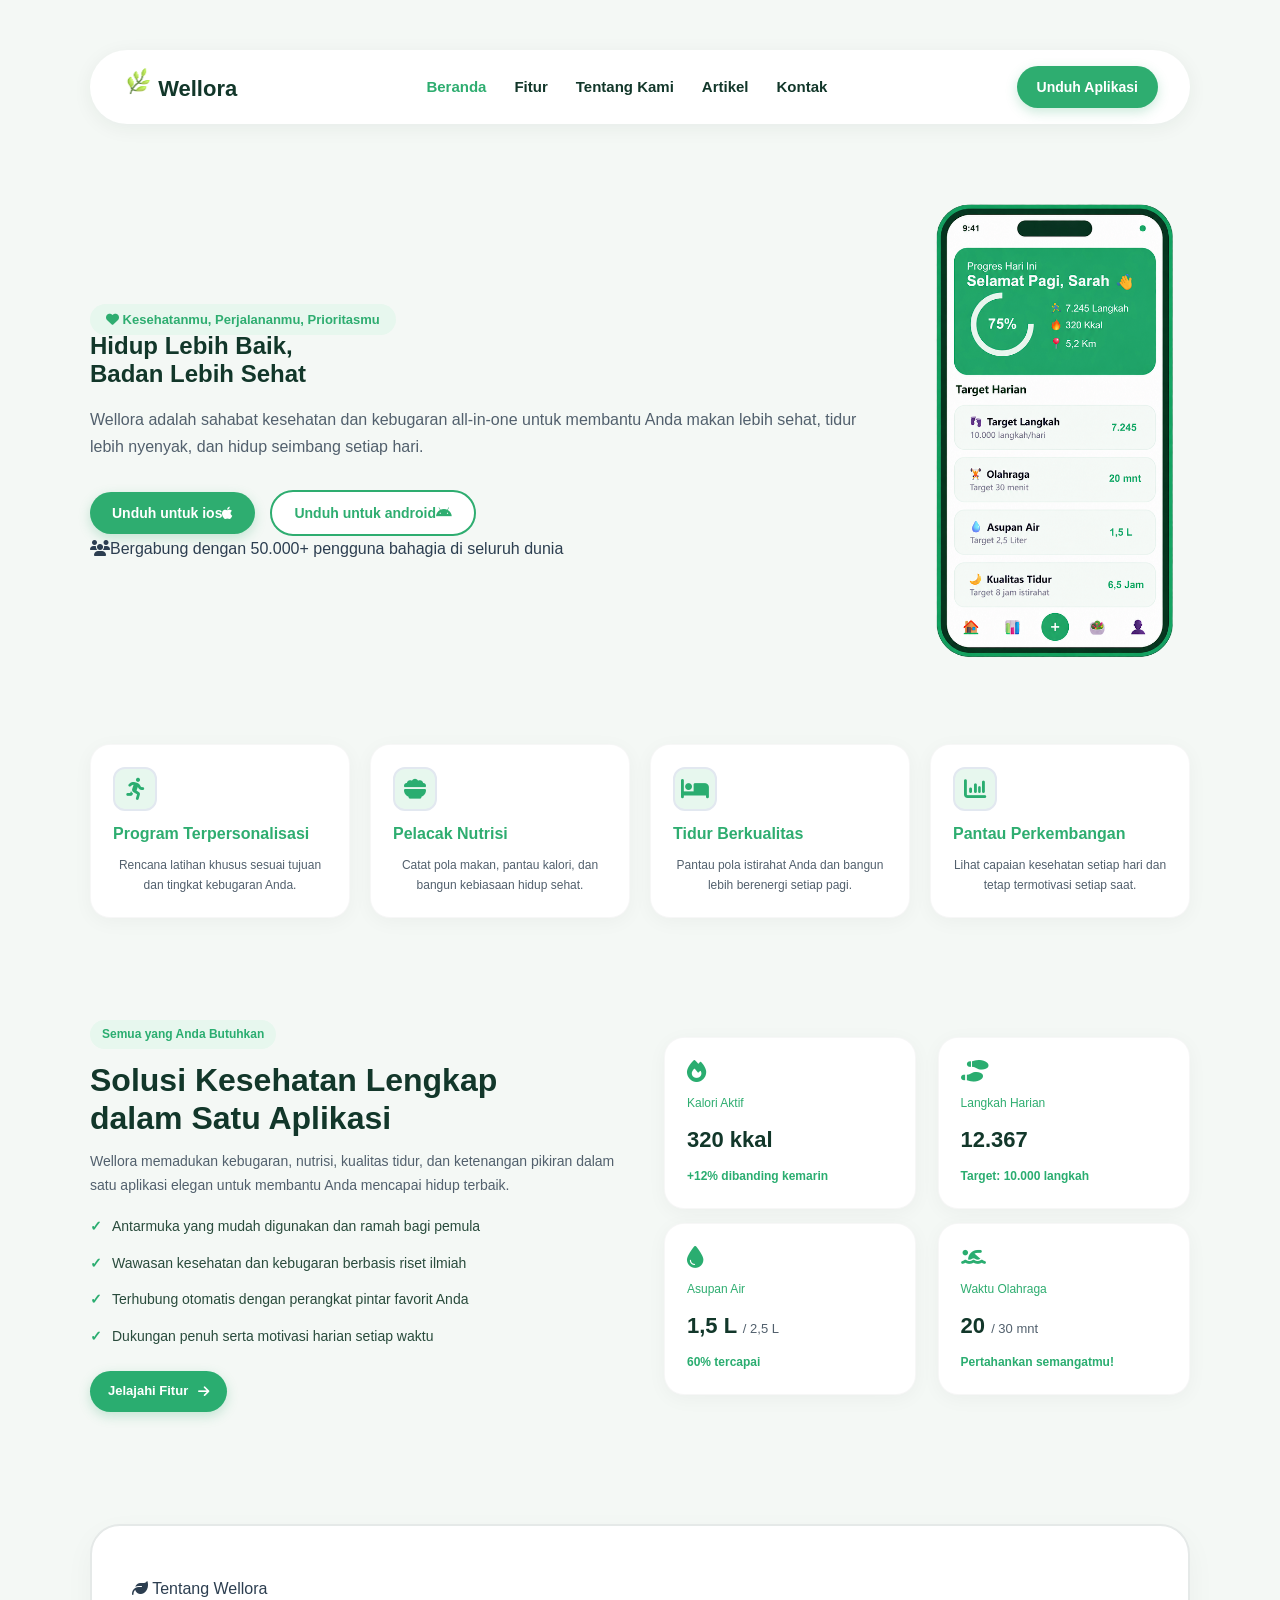
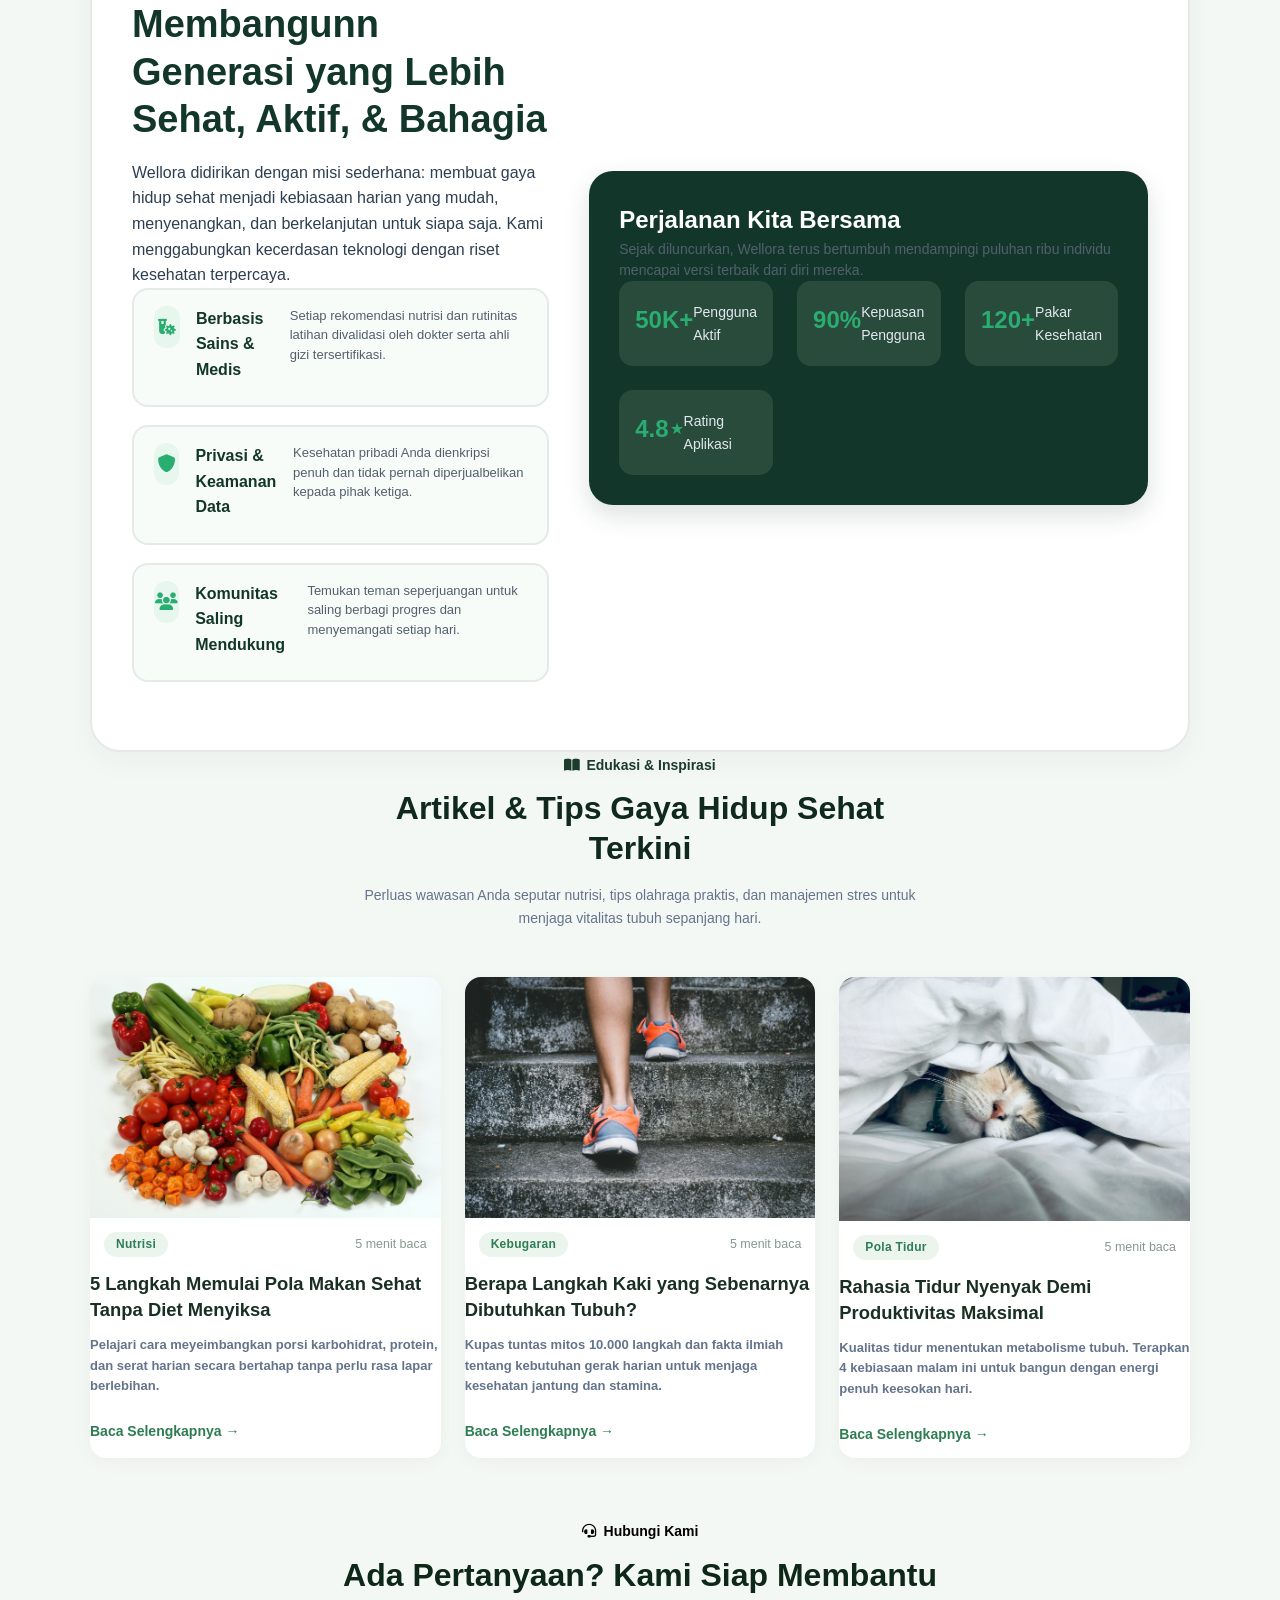
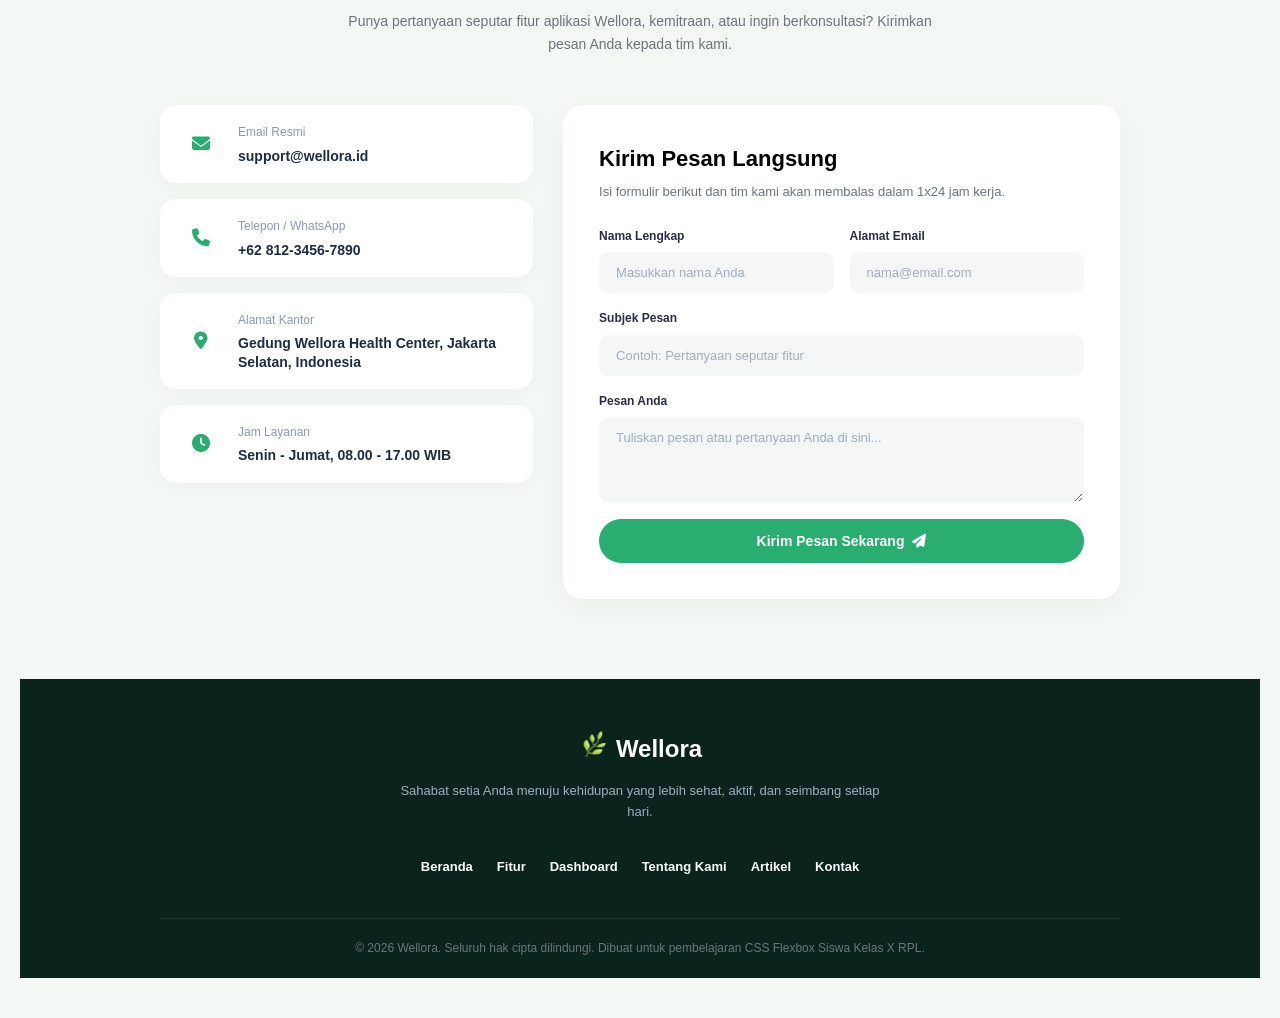
<file: Index.html>
<!DOCTYPE html>
<html lang="en">
<head>
    <meta charset="UTF-8">
    <meta name="viewport" content="width=device-width, initial-scale=1.0">
    <title>Wellora.com</title>

       <!-- css -->
      <link rel="icon" href="Asset/logo wellora.png" type="image/x-icon">
      <link rel="stylesheet" href="style.css">
      <link rel="stylesheet" href="https://cdnjs.cloudflare.com/ajax/libs/font-awesome/6.7.2/css/all.min.css"/>

</head>

<body>
    <header>
        <!-- logo -->
        <a href="#" class="nav-logo">
        <span class="nav-logo-icon">
            <img src="Asset/logo wellora.png" alt="icon wellora" width="30" height="30">
            </span>
            Wellora
        </a>

        <!-- menu -->
        <nav class="nav-menu">
            <a href="#" class="nav-item active"> Beranda </a>
            <a href="#Tentang Kami" class="nav-item"> Fitur </a>
            <a href="#Artikel" class="nav-item"> Tentang Kami </a>
            <a href="#Container" class="nav-item"> Artikel </a>
            <a href="#Kontak" class="nav-item"> Kontak </a>
        </nav>

             <!-- tombol -->
                <div class="nav-button">
                <a href="#" class="btn-unduh"> Unduh Aplikasi </a>
                </div>

    </header>
    <!-- Hero -->
            <section class="hero">
            <div class="text-hero">
                 <span class="badge-hero"><i class="fa-solid fa-heart">  
                 </i> Kesehatanmu, Perjalananmu, Prioritasmu</span>

                 <h1 class="judul-hero">Hidup Lebih Baik, <br> Badan Lebih Sehat</h1>

                <p class="deskripsi-hero"> Wellora adalah sahabat kesehatan dan kebugaran all-in-one untuk membantu Anda makan lebih sehat, tidur lebih nyenyak, dan hidup seimbang setiap hari. </p>

                <div class="button-hero"><a href="#" class="btn-ios">Unduh untuk ios<i class="fa-brands fa-apple"></i></a>
                <a href="#" class="btn-android">Unduh untuk android<i class="fa-brands fa-android"></i></a>
                </div>

                <div class="tagline"><i class="fa-solid fa-users"></i>Bergabung dengan 50.000+ pengguna bahagia di seluruh dunia
                </div>
                </div>

                <div class="gambar-hero">
                <img src="Asset/mobile.png" alt="mobile app" class="gambar">
                </div>
        </section>
            
            <section class="fitur">
                <div class="card">
                <span class="card-icon">
                <i class="fa-solid fa-person-running" aria-hidden="true"></i>
                </span>
            <h2>
                Program Terpersonalisasi
            </h2>
            
            <p>
                Rencana latihan khusus sesuai tujuan dan tingkat kebugaran Anda.
            </p>
         </div>

        <div class="card">
                <span class="card-icon">
                <i class="fa-solid fa-bowl-food" aria-hidden="true"></i>
                </span>
            <h2>
                Pelacak Nutrisi
            </h2>

            <p>
                Catat pola makan, pantau kalori, dan bangun kebiasaan hidup sehat.
            </p>
         </div>

        <div class="card">
                <span class="card-icon">
                <i class="fa-solid fa-bed" aria-hidden="true"></i>
            </span>
            <h2>
                Tidur Berkualitas
            </h2>

            <p>
                Pantau pola istirahat Anda dan bangun lebih berenergi setiap pagi.
            </p>
         </div>

        <div class="card">
                <span class="card-icon">
                <i class="fa-solid fa-chart-column" aria-hidden="true"></i>
                </span>
            <h2>
                Pantau Perkembangan
            </h2>
            <p>
                Lihat capaian kesehatan setiap hari dan tetap termotivasi setiap saat.
            </p>

         </div>
        </section>

    <section class="solusi" id="Tentang Kami">
        <div class="solusi-copy">
            <span class="solusi-badge">Semua yang Anda Butuhkan</span>
            <h2>Solusi Kesehatan Lengkap dalam Satu Aplikasi</h2>
            <p class="solusi-desc">Wellora memadukan kebugaran, nutrisi, kualitas tidur, dan ketenangan pikiran dalam satu aplikasi elegan untuk membantu Anda mencapai hidup terbaik.</p>
            <ul class="solusi-list">
                <li>Antarmuka yang mudah digunakan dan ramah bagi pemula</li>
                <li>Wawasan kesehatan dan kebugaran berbasis riset ilmiah</li>
                <li>Terhubung otomatis dengan perangkat pintar favorit Anda</li>
                <li>Dukungan penuh serta motivasi harian setiap waktu</li>
            </ul>
            <a href="#" class="solusi-button"> Jelajahi Fitur <i class="fa-solid fa-arrow-right" aria-hidden="true"></i></a>
        </div>

        <div class="grid">
            <article class="card">
                <i class="fa-solid fa-fire"></i>
                <span class="stat-label"> Kalori Aktif </span>
                <strong>320 kkal</strong>
                <span class="stat-note"> +12% dibanding kemarin </span>
            </article>

            <article class="card">
                <i class="fa-solid fa-shoe-prints stat-icon" aria-hidden="true"></i>
                <span class="stat-label"> Langkah Harian </span>
                <strong>12.367</strong>
                <span class="stat-note"> Target: 10.000 langkah </span>
            </article>

            <article class="card">
                <i class="fa-solid fa-droplet stat-icon" aria-hidden="true"></i>
                <span class="stat-label"> Asupan Air </span>
                <strong>1,5 L <small>/ 2,5 L</small></strong>
                <span class="stat-note"> 60% tercapai </span>
            </article>

            <article class="card">
                <i class="fa-solid fa-person-swimming stat-icon" aria-hidden="true"></i>
                <span class="stat-label"> Waktu Olahraga </span>
                <strong>20 <small>/ 30 mnt</small></strong>
                <span class="stat-note"> Pertahankan semangatmu! </span>

            </article>

        </div>
        </section>

        <section class = "about" id="Artikel">
        <div class="about-kiri">
            <span class="about-badge">
               <i class="fa-solid fa-leaf"></i> Tentang Wellora
            </span>
            <h2 class="about-title"> Membangunn Generasi yang Lebih Sehat, Aktif, & Bahagia</h2>
            <p class="about-desc">
                Wellora didirikan dengan misi sederhana: membuat gaya hidup sehat menjadi kebiasaan harian yang mudah, menyenangkan, dan berkelanjutan untuk siapa saja. Kami menggabungkan kecerdasan teknologi dengan riset kesehatan terpercaya. 
            </p>
            
            <div class="about-value">
                    <div class="value-item">
                    <div class="value-icon">
                        <i class="fa-solid fa-vial-virus"></i>
                    </div>
                     <div class="value-title">
                            Berbasis Sains & Medis</div>
                    <div class="value-desc">
                    Setiap rekomendasi nutrisi dan rutinitas latihan divalidasi oleh dokter serta ahli gizi tersertifikasi.
                   
                    </div>
                </div>  

                    <div class="value-item">
                    <div class="value-icon">
                      <i class="fa-solid fa-shield"></i>
                    </div>
                     <div class="value-title">
                        Privasi & Keamanan Data</div>
                    <div class="value-desc">
                    Kesehatan pribadi Anda dienkripsi penuh dan tidak pernah diperjualbelikan kepada pihak ketiga.</div>

                    </div>
                </div>

                    <div class="value-item">                                                                                                                
                    <div class="value-icon">
                <i class="fa-solid fa-users"></i>
                    </div>
                     <div class="value-title">
                        Komunitas Saling Mendukung</div>
                <div class="value-desc"> Temukan teman seperjuangan untuk saling berbagi progres dan menyemangati setiap hari.</div>
                   
                    </div>
                 </div>


                    </div>
                  </div>
                </div>

            </div>
        </div>

        <div class="about-kanan">
            <div class="box-about-kanan">
            <h2 class="tittle-about-kanan"> Perjalanan Kita Bersama </h2>
            <p class="desc-about-kanan"> Sejak diluncurkan, Wellora terus bertumbuh mendampingi puluhan ribu individu mencapai versi terbaik dari diri mereka.
            </p>

               <div class="card-about-kanan">
                        <div class="card-grid">
                        <div class="card-item">
                          <h2 class="card-item-judul">50K+</h2>
                          <p class="card-item-desc">Pengguna Aktif</p>
                        </div>

                        <div class="card-item">
                           <h2 class="card-item-judul">90%</h2>
                           <p class="card-item-desc">Kepuasan Pengguna</p>
                        </div>

                        <div class="card-item">
                           <h2 class="card-item-judul">120+</h2>
                           <p class="card-item-desc">Pakar Kesehatan</p>
                        </div>

                        <div class="card-item">
                           <h2 class="card-item-judul">4.8⋆</h2>
                           <p class="card-item-desc">Rating Aplikasi</p>
                        </div>

               </div> 
           </div> 
    </section>

     <section class="blog-section" id="Container">

        <!-- Subtitle & Title Header -->
        <div class="header-container">
            <span class="category-subtitle">
                <i class="fa-solid fa-book-open"></i>
                Edukasi & Inspirasi
            </span>
            <h1 class="main-title">Artikel & Tips Gaya Hidup Sehat<br>Terkini</h1>
            <p class="description">
                Perluas wawasan Anda seputar nutrisi, tips olahraga praktis, dan manajemen stres untuk menjaga vitalitas tubuh sepanjang hari.
            </p>
        </div>

        <!-- Grid Cards -->
        <div class="card-grid">
            
            <!-- Card 1 -->
            <div class="card-berita" id="Artikel">
                <div class="card-image">
                    <img src="Asset/Logo Buah.jpeg" alt="Nutrisi Makanan Sehat">
                </div>
                <div class="card-title">
                    <div class="card-meta">
                        <span class="badge">Nutrisi</span>
                        <span class="read-time">5 menit baca</span>
                    </div>
                    <h3 class="card-title">5 Langkah Memulai Pola Makan Sehat Tanpa Diet Menyiksa</h3>
                    <p class="card-text">
                        Pelajari cara meyeimbangkan porsi karbohidrat, protein, dan serat harian secara bertahap tanpa perlu rasa lapar berlebihan.
                    </p>
                    <a href="detail-berita.html" class="read-more">Baca Selengkapnya &rarr;</a>
                </div>
            </div>

            <!-- Card 2 -->
            <div class="card-berita">
                <div class="card-image">
                    <img src="Asset/Logo Kaki.jpeg" alt="Kebugaran Langkah Kaki">
                </div>
                <div class="card-title">
                    <div class="card-meta">
                        <span class="badge">Kebugaran</span>
                        <span class="read-time">5 menit baca</span>
                    </div>
                    <h3 class="card-title">Berapa Langkah Kaki yang Sebenarnya Dibutuhkan Tubuh?</h3>
                    <p class="card-text">
                        Kupas tuntas mitos 10.000 langkah dan fakta ilmiah tentang kebutuhan gerak harian untuk menjaga kesehatan jantung dan stamina.
                    </p>
                    <a href="#" class="read-more">Baca Selengkapnya &rarr;</a>
                </div>
            </div>

            <!-- Card 3 -->
            <div class="card-berita">
                <div class="card-image">
                    <img src="Asset/Logo Kucing.jpeg" alt="Pola Tidur">
                </div>
                <div class="card-title">
                    <div class="card-meta">
                        <span class="badge">Pola Tidur</span>
                        <span class="read-time">5 menit baca</span>
                    </div>
                    <h3 class="card-title">Rahasia Tidur Nyenyak Demi Produktivitas Maksimal</h3>
                    <p class="card-text">
                        Kualitas tidur menentukan metabolisme tubuh. Terapkan 4 kebiasaan malam ini untuk bangun dengan energi penuh keesokan hari.
                    </p>
                    <a href="#" class="read-more">Baca Selengkapnya &rarr;</a>
                </div>
            </div>

        </div>
    </section>
    
  <section class="contact-section" id="Kontak">
    <div class="container">
      
      <div class="section-header">
        <div class="badge-tag">
          <i class="fa-solid fa-headset"></i> Hubungi Kami
        </div>
        <h2>Ada Pertanyaan? Kami Siap Membantu</h2>
        <p>Punya pertanyaan seputar fitur aplikasi Wellora, kemitraan, atau ingin berkonsultasi? Kirimkan pesan Anda kepada tim kami.</p>
      </div>

      <div class="contact-wrapper">
        
        <div class="contact-info">
          
          <div class="info-card">
            <div class="icon-box">
              <i class="fa-solid fa-envelope"></i>
            </div>

            <div class="info-text">
              <span class="label">Email Resmi</span>
              <strong>support@wellora.id</strong>
            </div>
          </div>

          <div class="info-card">
            <div class="icon-box">
              <i class="fa-solid fa-phone"></i>
            </div>

            <div class="info-text">
              <span class="label">Telepon / WhatsApp</span>
              <strong>+62 812-3456-7890</strong>
            </div>
          </div>

          <div class="info-card">
            <div class="icon-box">
              <i class="fa-solid fa-location-dot"></i>
            </div>

            <div class="info-text">
              <span class="label">Alamat Kantor</span>
              <strong>Gedung Wellora Health Center, Jakarta Selatan, Indonesia</strong>
            </div>
          </div>

          <div class="info-card">
            <div class="icon-box">
              <i class="fa-solid fa-clock"></i>
            </div>

            <div class="info-text">
              <span class="label">Jam Layanan</span>
              <strong>Senin - Jumat, 08.00 - 17.00 WIB</strong>
            </div>
           </div>

        </div>


        <div class="contact-form-card">
          <h3>Kirim Pesan Langsung</h3>
          <p class="form-desc">Isi formulir berikut dan tim kami akan membalas dalam 1x24 jam kerja.</p>

          <form action="#" method="POST">
            <div class="form-row">
              <div class="form-group">
                <label for="nama">Nama Lengkap</label>
                <input type="text" id="nama" placeholder="Masukkan nama Anda">
              </div>

              <div class="form-group">
                <label for="email">Alamat Email</label>
                <input type="email" id="email" placeholder="nama@email.com">
              </div>
            </div>

            <div class="form-group">
              <label for="subjek">Subjek Pesan</label>
              <input type="text" id="subjek" placeholder="Contoh: Pertanyaan seputar fitur">
            </div>

            <div class="form-group">
              <label for="pesan">Pesan Anda</label>
              <textarea id="pesan" rows="4" placeholder="Tuliskan pesan atau pertanyaan Anda di sini..."></textarea>
            </div>

            <button type="submit" class="btn-submit">
              Kirim Pesan Sekarang <i class="fa-solid fa-paper-plane"></i>
            </button>
            
          </form>
        </div>

       </div>
      </div>
        </section>

  <footer class="footer">
      <div class="container">
      <div class="footer-brand">
        <i href="#" class="nav-logo">
        <span class="nav-logo-icon">
            <img src="Asset/logo wellora.png" alt="icon wellora" width="30" height="30">
            </span>
        </i> Wellora

      </div>

      <p class="footer-tagline">
        Sahabat setia Anda menuju kehidupan yang lebih sehat, aktif, dan seimbang setiap hari.
      </p>

      <ul class="footer-nav">
        <li><a href="#"> Beranda</a></li>
        <li><a href="#"> Fitur</a></li>
        <li><a href="#"> Dashboard</a></li>
        <li><a href="#"> Tentang Kami</a></li>
        <li><a href="#"> Artikel</a></li>
        <li><a href="#"> Kontak</a></li>
      </ul>

      <div class="footer-bottom">

        <p>© 2026 Wellora. Seluruh hak cipta dilindungi. Dibuat untuk pembelajaran CSS Flexbox Siswa Kelas X RPL.</p>
      </div></div>

    </div>
  </footer>

    <section class="back-to-top">
        <button id="btnBackToTop" class="back-to-top-btn"
            onclick="keAtasHalaman()">
            <i class="fa-solid fa-arrow-up"></i>
        </button>

        <script>
            //setiap kali user melakukan scroll, jalankan fungsi di dalam nya, fungsi ini akan dipanggil berulang-ulang
            window.addEventListener('scroll', function() {
                const btnTop =  document.getElementById ("btnBackToTop");
                if (window.scrollY > 300){
                    btnTop.style.display = "flex";      
                } else {
                    btnTop.style.display = "none";
                }
            });

            function keAtasHalaman(){
                window.scrollTo({
                    top: 0, behavior: "smooth"
                    //bergulir halus ke bagian paling atas//
                })
            }

        </script>
      </section>
     
  </body>
</html>
</file>
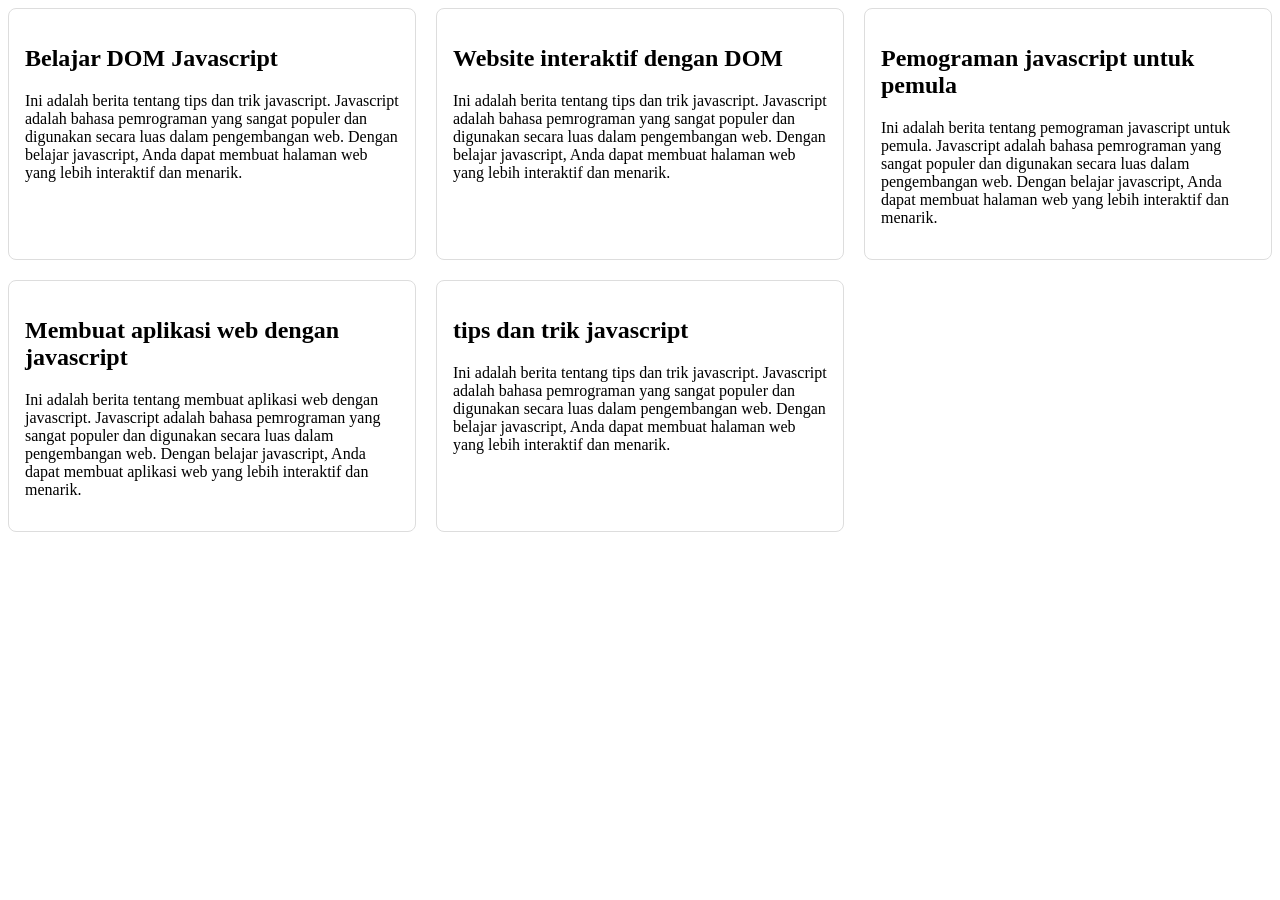
<file: berita-.html>
<!doctype html>
<html lang="en">
  <head>
    <meta charset="UTF-8" />
    <meta name="viewport" content="width=device-width, initial-scale=1.0" />
    <title>berita</title>
    <style>
      .daftar-kartu {
        display: grid;
        grid-template-columns: repeat(3, 1fr);
        gap: 20px;
      }

      .kartu {
        border: 1px solid #ddd;
        padding: 16px;
        border-radius: 8px;
      }
    </style>
  </head>
  <body>
    <main class="daftar-kartu" id="daftar-kartu"></main>

    <template id="template">
      <article class="kartu">
        <h2 class="judul"></h2>
        <p class="deskripsi"></p>
      </article>
    </template>

    <script src="script.js"></script>
  </body>
</html>
</file>
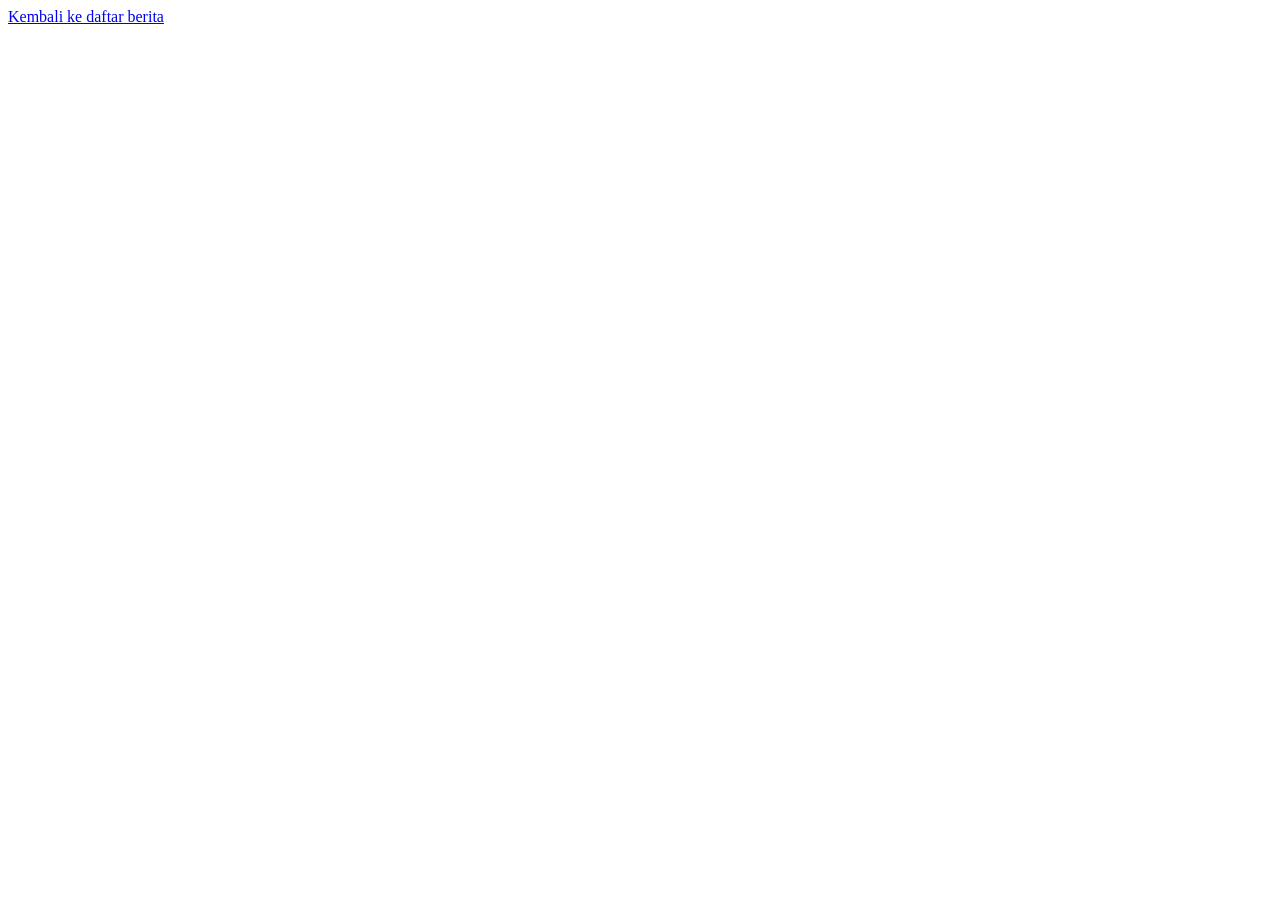
<file: berita-detail.html>
<!DOCTYPE html>
<html lang="en">
<head>
    <meta charset="UTF-8">
    <meta name="viewport" content="width=device-width, initial-scale=1.0">
    <title>Detail-Berita</title>
    <script src="script.js" defer></script>
</head>
<body>
    <main>
        <a href="berita.html"> Kembali ke daftar berita </a>
        <article id="berita-detail" hidden>
            <h1 id="judul-berita"></h1>
            <p id="deskripsi-berita"></p>
            <p id="isi-berita"></p>
        </article>
    </main>

</body>
</html>
</file>
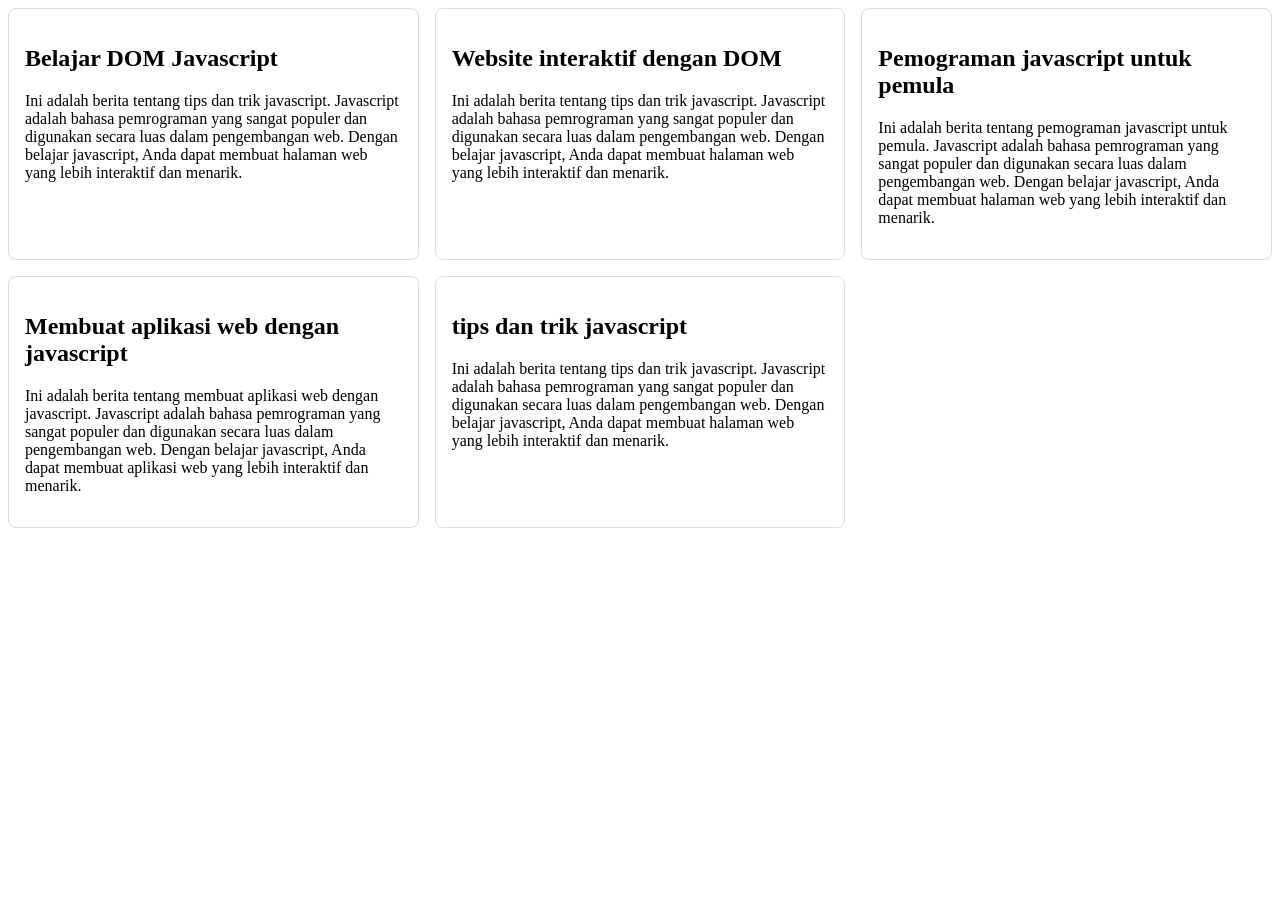
<file: berita.html>
<!doctype html>
<html lang="en">
  <head>
    <meta charset="UTF-8" />
    <meta name="viewport" content="width=device-width, initial-scale=1.0" />
    <title>Berita</title>
    <style>
      .daftar-kartu {
        display: grid;
        grid-template-columns: repeat(3, 1fr);
        gap: 16px;
      }

      .kartu {
        border: 1px solid #ddd;
        padding: 16px;
        border-radius: 8px;
      }

      .kartu:hover {
        background-color: #f5f5f5;
      }

      a {
        text-decoration: none;
        color: inherit;
      }
    </style>
  </head>

  <body>
    <main class="daftar-kartu" id="daftar-kartu">

    </main>
    <template id="template">
      <a class="kartu">
        <h2 class="judul"></h2>
        <p class="deskripsi"></p>
      </a>
    </template>

    <script src="script.js"></script>
    
  </body>
</html>
</file>
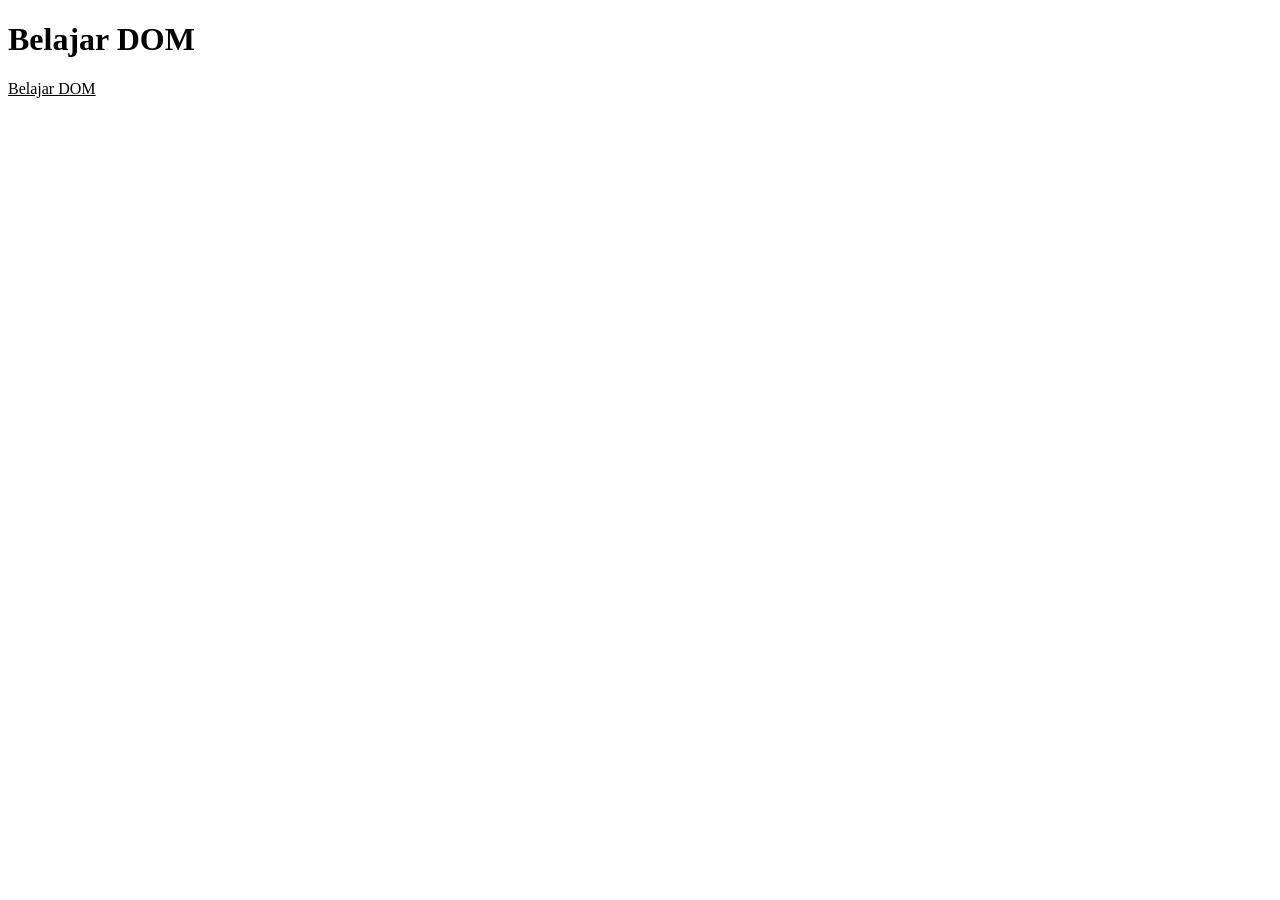
<file: file1.html>
<!doctype html>
<html lang="en">
  <head>
    <meta charset="UTF-8" />
    <meta name="viewport" content="width=device-width, initial-scale=1.0" />
    <title>Document</title>
  </head>

  <body>
    <h1 id="judul">Halo</h1>
    <p class="info">Teks</p>

    <script>
      const judul = document.querySelector("#judul");
      judul.textContent = "Belajar DOM";

      const info = document.querySelector(".info");
      info.innerHTML = "<u>Belajar DOM</u>";
    </script>
    
  </body>
</html>
</file>
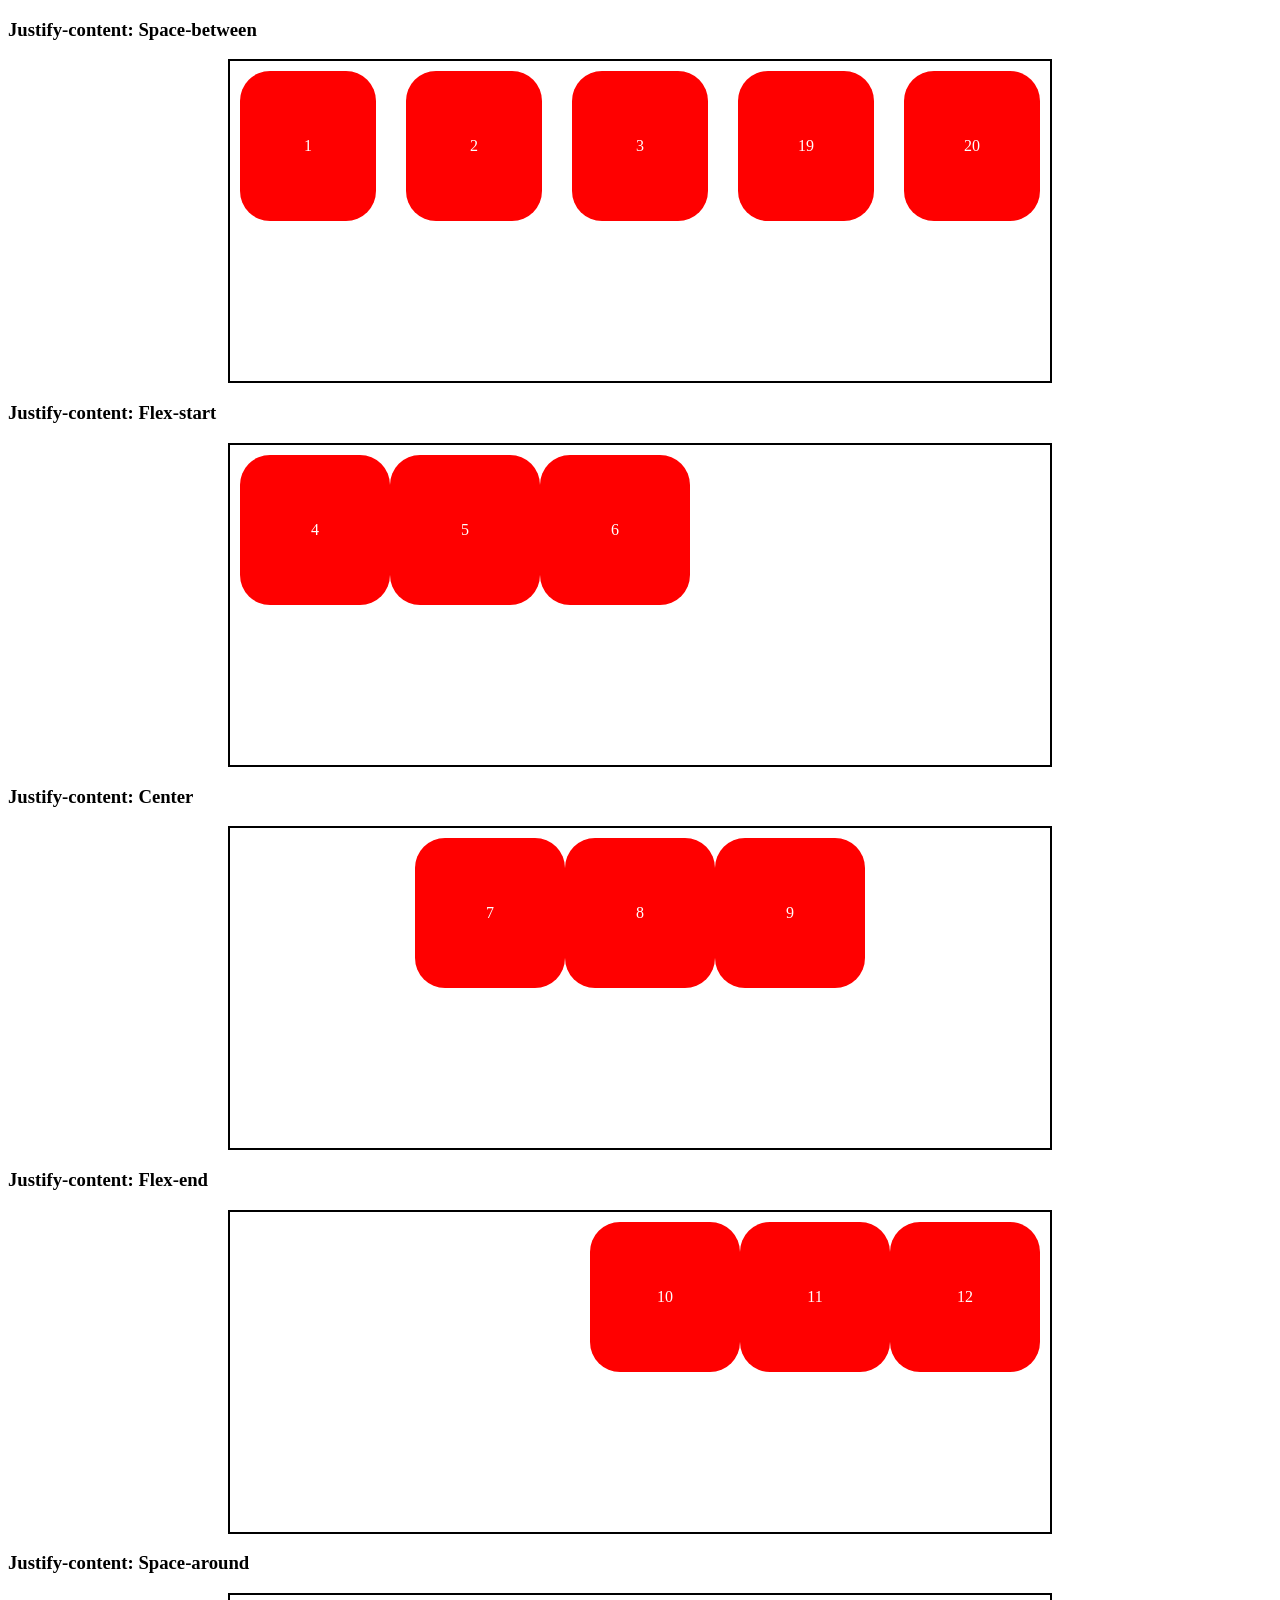
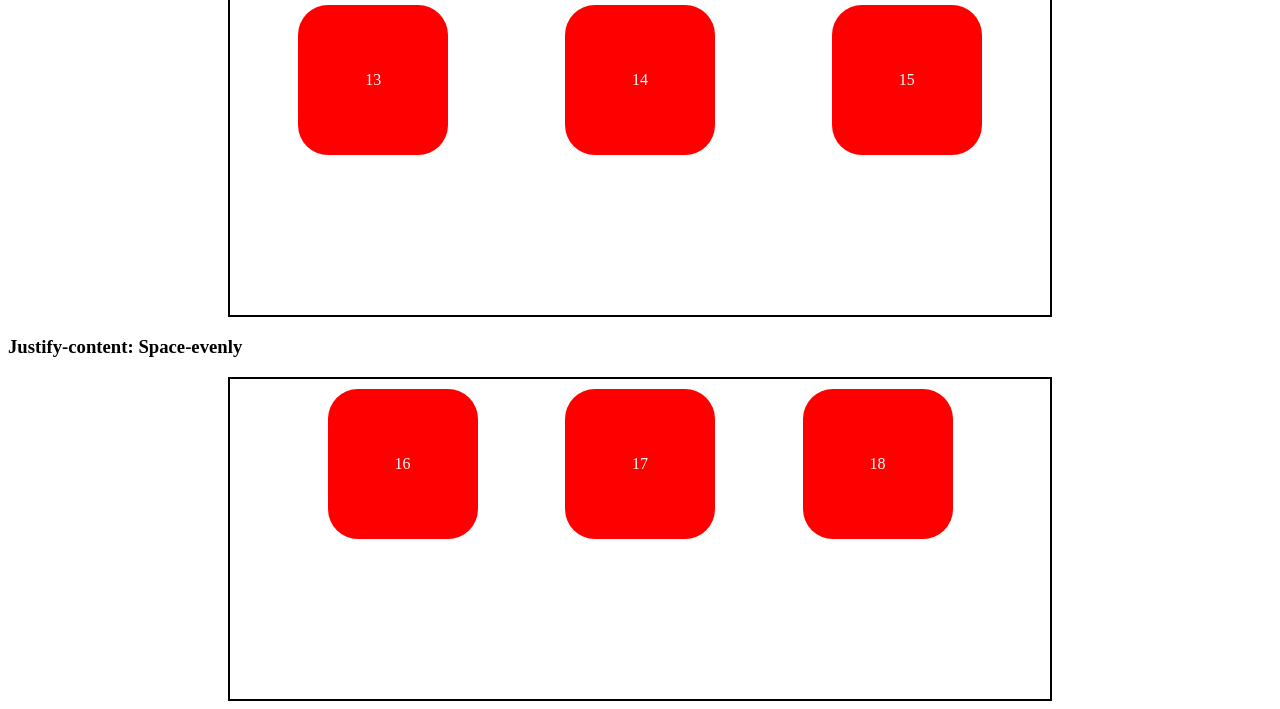
<file: flexbox.html>
<!DOCTYPE html>
<html lang="en">
<head>
    <meta charset="UTF-8">
    <meta name="viewport" content="width=device-width, initial-scale=1.0">
    <title>Flexbox</title>
    <style> 
        .container {
            width: 800px;
            height: 300px;
            border: 2px solid black;
            margin: auto;
            padding: 10px;
            display: flex;
            justify-content: space-between;
            gap: 30px;
        }
        .item {
            width: 150px;
            height: 150px;
            background-color: red;
            border-radius: 30px;
            color: white;
            display: flex;
            justify-content: center;/*horizon*/
            align-items: center; /*vertikal*/
        }

        .container-2 {
            width: 800px;
            height: 300px;
            border: 2px solid black;
            margin: auto;
            padding: 10px;
            display: flex;
            justify-content: flex-start;
        }
        .item {
            width: 150px;
            height: 150px;
            background-color: red;
            border-radius: 30px;
            color: white;
            display: flex;
            justify-content: center;
            align-items: center;
        }

        .container-3 {
            width: 800px;
            height: 300px;
            border: 2px solid black;
            margin: auto;
            padding: 10px;
            display: flex;
            justify-content: center;
        }
        .item {
            width: 150px;
            height: 150px;
            background-color: red;
            border-radius: 30px;
            color: white;
            display: flex;
            justify-content: center;
            align-items: center;
        }

        .container-4 {
            width: 800px;
            height: 300px;
            border: 2px solid black;
            margin: auto;
            padding: 10px;
            display: flex;
            justify-content: flex-end;
        }
        .item {
            width: 150px;
            height: 150px;
            background-color: red;
            border-radius: 30px;
            color: white;
            display: flex;
            justify-content: center;
            align-items: center;
        }

        .container-5 {
            width: 800px;
            height: 300px;
            border: 2px solid black;
            margin: auto;
            padding: 10px;
            display: flex;
            justify-content: space-around;
        }
        .item {
            width: 150px;
            height: 150px;
            background-color: red;
            border-radius: 30px;
            color: white;
            display: flex;
            justify-content: center;
            align-items: center;
        }

        .container-6 {
            width: 800px;
            height: 300px;
            border: 2px solid black;
            margin: auto;
            padding: 10px;
            display: flex;
            justify-content: space-evenly;
        }
        .item {
            width: 150px;
            height: 150px;
            background-color: red;
            border-radius: 30px;
            color: white;
            display: flex;
            justify-content: center;
            align-items: center;
        }
    </style>

</head>

<body>
     <h3><strong>Justify-content: Space-between</strong></h3>
     <div class="container">
        <div class="item"> 1 </div>
        <div class="item"> 2 </div>
        <div class="item"> 3 </div>
        <div class="item"> 19 </div>
        <div class="item"> 20 </div>    
    </div>

    <h3><strong>Justify-content: Flex-start</strong></h3>
    <div class="container-2">
        <div class="item"> 4 </div>
        <div class="item"> 5 </div>
        <div class="item"> 6 </div>
    </div>

    <h3><strong>Justify-content: Center</strong></h3>
    <div class="container-3">
        <div class="item"> 7 </div>
        <div class="item"> 8 </div>
        <div class="item"> 9 </div>
    </div>

    <h3><strong>Justify-content: Flex-end</strong></h3>
    <div class="container-4">
        <div class="item"> 10 </div>
        <div class="item"> 11 </div>
        <div class="item"> 12 </div>
    </div>

    <h3><strong>Justify-content: Space-around</strong></h3>
    <div class="container-5">
        <div class="item"> 13 </div>
        <div class="item"> 14 </div>
        <div class="item"> 15 </div>
    </div>

    <h3><strong>Justify-content: Space-evenly</strong></h3>
    <div class="container-6">
        <div class="item"> 16 </div>
        <div class="item"> 17 </div>
        <div class="item"> 18 </div>
    </div>

</body>
</html>
</file>
<file: style.css>
/* reset */
* {
  box-sizing: border-box;
  margin: 0;
  padding: 0;
}

body {
  font-family: "Segoe UI", "Segoe UI", Tahoma, Geneva, Verdana, sans-serif;
  background-color: #f8fcf9;
  color: #1f2933;
  line-height: 1.6;
}

/* header dan navbar */
header {
  width: 90%;
  max-width: 1100px;
  background-color: white;
  border-radius: 40px;
  box-shadow: 0 4px 20px rgba(18, 55, 42, 0.06);
  margin: 10px auto 30px auto;
  padding: 16px 32px;

  display: flex;
  justify-content: space-between;
}
.nav-logo {
  font-size: 22px;
  font-weight: 800;
  color: #12372a;
  text-decoration: none;
}

.nav-menu {
  display: flex;
  align-items: center;
  gap: 28px;
  color: black;
}

.nav-item {
  color: #12372a;
  text-decoration: none;
  font-weight: 600;
  font-size: 15px;
}

.nav-item:hover,
.nav-item.active {
  color: #2ead70;
  transition: color 0.2s ease;
}

.btn-unduh {
  background-color: #2ead70;
  padding: 10px 20px;
  border-radius: 25px;
  color: white;
  text-decoration: none;
  font-weight: 700;
  font-size: 14px;

  display: flex;
  align-items: center;
  box-shadow: 0 4px 12px rgba(46, 173, 112, 0.25);
}

.btn-unduh:hover {
  background-color: #248c5a;
  transform: translateY(-2px);
  transition: transform 0.2s ease;
}

/* hero section */
.hero,
.about {
  display: flex;
  width: 90%;
  max-width: 1100px;
  margin: 0 auto;
  justify-content: space-between;
  align-items: center;
  gap: 40px;

  padding-top: 30px;
  padding-bottom: 60px;
}
.badge-hero {
  background-color: #e7f7ee;
  color: #2ead70;
  padding: 8px 16px;
  border-radius: 20px;
  font-size: 13px;
  font-weight: 700;
}

.gambar {
  width: 100%;
  max-width: 380px;
  height: auto;
}

.judul-hero {
  font: size 48px;
  color: #12372a;
  font-weight: 800;
  line-height: 1.15;
  margin-bottom: 20px;
}

.deskripsi-hero {
  font-size: 16px;
  color: #52606d;
  line-height: 1.65;
  margin-bottom: 30px;
}

.btn-hero {
  display: flex;
  gap: 12px;
  margin-bottom: 20px;
}

.btn-ios {
  background-color: #2ead70;
  padding: 10px 22px;
  border-radius: 25px;
  color: white;
  text-decoration: none;
  font-weight: 700;
  font-size: 14px;

  display: flex;
  align-items: center;
  box-shadow: 0 4px 12px rgba(46, 173, 112, 0.25);
}

.btn-android {
  border: 2px solid #2ead70;
  background-color: white;
  text-decoration: none;
  font-weight: 700;
  padding: 10px 22px;
  color: #2ead70;
  border-radius: 25px;
  font-size: 14px;
}

.btn-ios:hover {
  background-color: #248c5a;
  transform: translateY(-2px);
  transition: transform 0.2s ease;
}

.btn-android:hover {
  background-color: #ffffff;
  transform: translateY(-2px);
  transition: transform 0.2s ease;
}

.button-hero {
  display: flex;
  gap: 15px;
  align-items: center;
}

.fitur {
  display: flex;
  align-items: center;
  justify-content: center;
  flex-wrap: nowrap;
  gap: 20px;
  width: 90%;
  max-width: 1100px;
  margin: 0 auto 60px;
}

.card {
  display: flex;
  flex-direction: column;
  align-items: center;
  justify-content: center;
  width: 25%;
  min-height: 190px;
  padding: 20px 16px;
  background-color: #ffffff;
  border: 2px solid #e2e8f0;
  border-radius: 16px;
  box-shadow: 0 5px 18px rgba(18, 55, 42, 0.07);
  gap: 16px;
  color: #12372a;
  text-align: center;
  transition: transform 0.2s ease;
}

.card:hover {
  background-color: #ffffff;
  transform: translateY(-4px);
  box-shadow: 0 10px 24px rgba(18, 55, 42, 0.12);
}

.card h2 {
  font-size: 16px;
  line-height: 1.35;
  gap: 15px;
}

.card p {
  color: #52606d;
  font-size: 12px;
  justify-content: center;
}

.card-icon {
  display: grid;
  place-items: center;
  width: 44px;
  height: 44px;
  border: 2px solid #e2e8f0;
  border-radius: 12px;
  color: #2aad70;
  font-size: 20px;
  background-color: #e7f7ee;
  justify-content: center;
}

.solusi {
  display: flex;
  justify-content: space-between;
  align-items: center;
  gap: 48px;
  width: 90%;
  max-width: 1100px;
  margin: 0 auto 70px;
  padding: 42px 0;
}

.solusi-copy {
  width: 48%;
}

.solusi-badge {
  display: inline-block;
  margin-bottom: 12px;
  padding: 5px 12px;
  border-radius: 20px;
  background: #e7f7ee;
  color: #2aad70;
  font-size: 12px;
  font-weight: 700;
}

.solusi-copy h2 {
  max-width: 480px;
  margin-bottom: 12px;
  color: #12372a;
  font-size: 32px;
  line-height: 1.2;
}

.solusi-desc {
  margin-bottom: 18px;
  color: #52606d;
  font-size: 14px;
  line-height: 1.7;
}

.solusi-list {
  display: flex;
  flex-direction: column;
  gap: 14px;
  margin-bottom: 24px;
  padding: 0;
  color: #294b3c;
  font-size: 14px;
  list-style: none;
}

.solusi-list li::before {
  content: "✓";
  margin-right: 10px;
  color: #2aad70;
  font-weight: 800;
}

.solusi-button {
  display: inline-flex;
  align-items: center;
  gap: 10px;
  padding: 10px 18px;
  border-radius: 24px;
  background: #2aad70;
  box-shadow: 0 4px 12px rgba(46, 173, 112, 0.25);
  color: #fff;
  font-size: 13px;
  font-weight: 700;
  text-decoration: none;
  transition:
    background-color 0.2s ease,
    transform 0.2s ease;
}

.solusi-button:hover {
  transform: translateY(-2px);
  background: #248c5a;
}

.grid {
  display: flex;
  flex-wrap: wrap;
  justify-content: space-between;
  gap: 14px;
  width: 48%;
}

.card {
  display: flex;
  min-height: 150px;
  flex-direction: column;
  align-items: flex-start;
  justify-content: center;
  gap: 12px;
  padding: 22px;
  border: 2px solid #e8efeb;
  border-radius: 16px;
  background: #fff;
  box-shadow: 0 5px 18px rgba(18, 55, 42, 0.06);
  width: 48%;
  color: #2ead70;
  font-size: 12px;
}

.card i {
  color: #2aad70;
  font-size: 22px;
  display: flex;
}

.card strong {
  color: #12372a;
  font-size: 22px;
  line-height: 1.35;
}

.card strong small {
  color: #52606d;
  font-size: 13px;
  font-weight: 500;
}

.card strong + span {
  color: #2aad70;
  font-size: 12px;
  font-weight: 700;
}

.about {
  background-color: white;
  border-radius: 30px;
  box-shadow: 0 10px 30px rgba(18, 55, 42, 0.04);
  border: 2px solid #e5e9e8;

  padding: 50px 40px;
}

.about-title {
  font-size: 38px;
  color: #12372a;
  font-weight: 800;
  line-height: 1.25;
  margin-bottom: 16px;
}

.value-desc {
  font-size: 15px;
  color: #52606d;
  line-height: 1.6;
  margin-bottom: 25px;
}

.value-item {
  display: flex;
  gap: 16px;
  background-color: #f8fcf9;
  padding: 16px 20px;
  border-radius: 16px;
  border: 2px solid #e5e9e8;
  margin-bottom: 18px;
}

.value-icon {
  font-size: 18px;
  border-radius: 12px;
  background-color: #e7f7ee;
  color: #2aad70;

  width: 60px;
  height: 42px;

  display: flex;
  align-items: center;
  justify-content: center;
}

.value-title {
  font-weight: 700;
  font-size: 16px;
  color: #12372a;
}

.value-desc {
  font-size: 13px;
  color: #52606d;
  line-height: 1.5;
}

.about-kanan {
  background-color: #12372a;
  color: white;
  padding: 30px;
  border-radius: 24px;
  box-shadow: 0 10px 25px rgba(18, 55, 42, 0.15);
}

.title-about-kanan {
  font-size: 20px;
  font-weight: 800;
  color: white;
}

.desc-about-kanan {
  font-size: 14px;
  color: #52606d;
  line-height: 1.5;
  display: flex;
}

.card-about {
  display: flex;
  flex-wrap: wrap;
  gap: 15px;
  margin-top: 20px;
}

.card-grid {
  justify-content: center;
  flex-wrap: wrap;
  gap: 15px;
  border-radius: 14px;
}

.card-item {
  background-color: #294b3c;
  padding: 20px 16px;
  justify-content: center;
  display: flex;
  border-radius: 14px;
}

.card-item-judul {
  font-size: 24px;
  font-weight: 800;
  color: #2aad70;
  margin-bottom: 4px;
  display: flex;
  gap: 15px;
}

.card-item-desc {
  font-size: 14px;
  color: #e2e8f0;
}

/* Pembatas New */
* {
  margin: 0;
  padding: 0;
  box-sizing: border-box;
  font-family: "Plus Jakarta Sans", sans-serif;
}

body {
  background-color: #f8faf9;
  color: #2b3831;
}

.container {
  max-width: 1100px;
  margin: 0 auto;
  padding: 0 20px;
}

.contact-section {
  padding: 60px 0 80px 0;
}

.section-header {
  text-align: center;
  max-width: 600px;
  margin: 0 auto 50px auto;
}

.badge-tag {
  display: inline-flex;
  align-items: center;
  gap: 8px;
  font-size: 14px;
  font-weight: 600;
  color: black;
  margin-bottom: 14px;
}

.section-header h2 {
  font-size: 32px;
  font-weight: 800;
  color: #0d2818;
  margin-bottom: 16px;
  line-height: 1.2;
}

.section-header p {
  font-size: 14px;
  color: #6c757d;
  line-height: 1.6;
}

.contact-wrapper {
  display: flex;
  gap: 30px;
  align-items: flex-start;
}

.contact-info {
  flex: 1;
  display: flex;
  flex-direction: column;
  gap: 16px;
}

.info-card {
  background: #ffffff;
  padding: 18px 20px;
  border-radius: 16px;
  display: flex;
  align-items: center;
  gap: 16px;
  box-shadow: 0 4px 20px rgba(0, 0, 0, 0.03);
}

.icon-box {
  width: 42px;
  height: 42px;
  background-color: #ffffff;
  color: #2aad70;
  border-radius: 10px;
  display: flex;
  align-items: center;
  justify-content: center;
  font-size: 18px;
  flex-shrink: 0;
}

.info-text {
  display: flex;
  flex-direction: column;
  gap: 4px;
}

.info-text .label {
  font-size: 12px;
  color: #8d99ae;
  font-weight: 500;
}

.info-text strong {
  font-size: 14px;
  color: #1d2d44;
  font-weight: 700;
  line-height: 1.3;
}

.contact-form-card {
  flex: 1.3;
  background: #ffffff;
  padding: 36px;
  border-radius: 20px;
  box-shadow: 0 8px 30px rgba(0, 0, 0, 0.04);
}

.contact-form-card h3 {
  font-size: 22px;
  font-weight: 800;
  color: black;
  margin-bottom: 6px;
}

.form-desc {
  font-size: 13px;
  color: #6c757d;
  margin-bottom: 24px;
}

.form-row {
  display: flex;
  gap: 16px;
}

.form-group {
  display: flex;
  flex-direction: column;
  gap: 6px;
  margin-bottom: 16px;
  width: 100%;
}

.form-group label {
  font-size: 12px;
  font-weight: 700;
  color: #2b2d42;
}

.form-group input,
.form-group textarea {
  width: 100%;
  padding: 12px 16px;
  background-color: #f4f7f5;
  border: 1px solid transparent;
  border-radius: 10px;
  font-size: 13px;
  color: #2b2d42;
  outline: none;
  transition: all 0.2s ease;
}

.form-group input::placeholder,
.form-group textarea::placeholder {
  color: #a0aec0;
}

.form-group input:focus,
.form-group textarea:focus {
  background-color: #ffffff;
  border-color: #2ec4b6;
}

.form-group textarea {
  resize: vertical;
}

.btn-submit {
  width: 100%;
  padding: 14px;
  background-color: #2aad70;
  color: #ffffff;
  border: none;
  border-radius: 25px;
  font-size: 14px;
  font-weight: 700;
  cursor: pointer;
  display: flex;
  align-items: center;
  justify-content: center;
  gap: 8px;
  margin-top: 10px;
  transition: background 0.2s ease;
}

.btn-submit:hover {
  background-color: #229a8f;
}

.footer {
  background-color: #0a231c;
  color: #ffffff;
  padding: 50px 0 20px 0;
  text-align: center;
}

.footer-brand {
  font-size: 24px;
  font-weight: 800;
  display: inline-flex;
  align-items: center;
  gap: 8px;
  margin-bottom: 12px;
}

.footer-brand i {
  color: #2ec4b6;
}

.footer-tagline {
  font-size: 13px;
  color: #a0aec0;
  max-width: 480px;
  margin: 0 auto 30px auto;
  line-height: 1.6;
}

.footer-nav {
  list-style: none;
  display: flex;
  justify-content: center;
  gap: 24px;
  margin-bottom: 40px;
}

.footer-nav a {
  text-decoration: none;
  color: #ffffff;
  font-size: 13px;
  font-weight: 600;
  transition: color 0.2s ease;
}

.footer-nav a:hover {
  color: #2ec4b6;
}

.footer-bottom {
  border-top: 1px solid rgba(255, 255, 255, 0.08);
  padding-top: 20px;
}

.footer-bottom p {
  font-size: 12px;
  color: #6c757d;
}

@media (max-width: 770px) {
  .contact-wrapper {
    flex-direction: column;
  }

  .form-row {
    flex-direction: column;
  }

  .footer-nav {
    flex-wrap: wrap;
    gap: 16px;
  }
}

.back-to-top-btn {
  position: fixed;
  bottom: 30px;
  right: 30px;
  width: 48px;
  height: 48px;
  font-size: 18px;
  display: flex;
  background-color: #2ead70;
  color: #ffffff;
  border: none;
  border-radius: 50%;
  align-items: center;
  justify-content: center;
  cursor: pointer;
  box-shadow: 0 4px 12px rgba(46, 173, 112, 0.25);
  transition: all 0.2s ease;
  z-index: 1000;
}

.back-to-top-btn:hover {
  background-color: #12372a;
  transform: translateY(-2px);
}

* {
  margin: 0;
  padding: 0;
  box-sizing: border-box;
  font-family:
    "Plus Jakarta Sans",
    -apple-system,
    BlinkMacSystemFont,
    "Segoe UI",
    Roboto,
    sans-serif;
}

.body {
  background-color: #f8faf8;
  color: #2d3748;
  display: flex;
  justify-content: center;
  align-items: center;
  min-height: 100;
  padding: 40px 20px;
}

.blog-section {
  max-width: 1100px;
  width: 100%;
  margin: 0 auto;
}

.header-container {
  text-align: center;
  margin-bottom: 48px;
}

.category-subtitle {
  display: inline-flex;
  align-items: center;
  gap: 6px;
  font-size: 14px;
  font-weight: 600;
  color: #1b3b2b;
  margin-bottom: 12px;
}

.main-title {
  font-size: 32px;
  font-weight: 800;
  color: #0f291e;
  line-height: 1.25;
  margin-bottom: 16px;
}

.description {
  font-size: 14px;
  color: #64748b;
  max-width: 600px;
  margin: 0 auto;
  line-height: 1.6;
}

.card-grid {
  display: grid;
  grid-template-columns: repeat(3, 1fr);
  gap: 24px;
}

.card-berita {
  background-color: #ffffff;
  border-radius: 16px;
  overflow: hidden;
  box-shadow: 0 4px 20px rgba(0, 0, 0, 0.04);
  display: flex;
  flex-direction: column;
  transition:
    transform 0.2s ease,
    box-shadow 0.2s ease;
}

.card:hover {
  transform: translateY(-4px);
  box-shadow: 0 8px 25px rgba(0, 0, 0, 0.08);
}

.card-image {
  padding: 0;
  margin: 0;
  font-size: 100%;
  font-weight: 180px;
}

.card-image img {
  width: 100%;
  height: 100%;
  object-fit: cover;
}

.card-title {
  font-size: 20px;
  font-weight: 700;
  margin-bottom: 18px;
  color: var(--text-description-color--);
}

.card-meta {
  display: flex;
  justify-content: space-between;
  margin: 14px;
}

.badge {
  background-color: #ebf5ee;
  color: #2e7d52;
  font-size: 12px;
  font-weight: 600;
  padding: 4px 12px;
  border-radius: 20px;
}

.read-time {
  font-size: 12px;
  color: #94a3b8;
}

.card-title {
  font-size: 16px;
  font-weight: 700;
  color: #0f291e;
  line-height: 1.4;
  margin-bottom: 12px;
}

.card-text {
  font-size: 13px;
  color: #64748b;
  line-height: 1.6;
  margin-bottom: 20px;
  flex-grow: 1;
}

.read-more {
  font-size: 14px;
  font-weight: 700;
  color: #2e7d52;
  text-decoration: none;
  transition: color 0.2s ease;
}

.read-more:hover {
  color: #1b3b2b;
}

@media (max-width: 900px) {
  .card-grid {
    grid-template-columns: repeat(2, 1fr);
  }
}

@media (max-width: 600px) {
  .card-grid {
    grid-template-columns: 1fr;
  }

  .main-title {
    font-size: 24px;
  }
}

/* New Codes */
* {
  margin: 0;
  padding: 0;
  box-sizing: border-box;
  font-family: "Inter", -apple-system, BlinkMacSystemFont, "Segoe UI", Roboto, sans-serif;
}

body {
  background-color: #f4f8f5;
  color: #2c3e50;
  line-height: 1.6;
  min-height: 100vh;
  padding: 40px 20px;
}

.container {
  max-width: 1000px;
  margin: 0 auto;
}

.fade-in {
  animation: fadeIn 0.35s cubic-bezier(0.4, 0, 0.2, 1);
}

@keyframes fadeIn {
  from {
    opacity: 0;
    transform: translateY(12px);
  }
  to {
    opacity: 1;
    transform: translateY(0);
  }
}

.hidden {
  display: none !important;
}

.badge {
  display: inline-flex;
  align-items: center;
  padding: 4px 12px;
  border-radius: 20px;
  font-size: 0.75rem;
  font-weight: 600;
  letter-spacing: 0.3px;
}

.badge-nutrisi {
  background-color: #e8f5e9;
  color: #2e7d32;
}

.badge-kebugaran {
  background-color: #e3f2fd;
  color: #1565c0;
}

.badge-tidur {
  background-color: #f3e5f5;
  color: #7b1fa2;
}

.header-section {
  text-align: center;
  margin-bottom: 40px;
}

.header-tag {
  display: inline-flex;
  align-items: center;
  gap: 8px;
  font-size: 0.9rem;
  font-weight: 600;
  color: #333;
  margin-bottom: 12px;
}

.header-title {
  font-size: 2.25rem;
  font-weight: 800;
  color: #1a2f23;
  line-height: 1.25;
  margin-bottom: 16px;
  letter-spacing: -0.5px;
}

.header-subtitle {
  color: #5f7367;
  max-width: 620px;
  margin: 0 auto;
  font-size: 0.95rem;
  line-height: 1.6;
}

.articles-grid {
  display: grid;
  grid-template-columns: repeat(auto-fit, minmax(300px, 1fr));
  gap: 24px;
}

.card {
  background: #ffffff;
  border-radius: 20px;
  overflow: hidden;
  box-shadow: 0 4px 20px rgba(0, 0, 0, 0.04);
  transition: all 0.3s cubic-bezier(0.165, 0.84, 0.44, 1);
  display: flex;
  flex-direction: column;
  border: 1px solid rgba(0, 0, 0, 0.03);
}

.card:hover {
  transform: translateY(-6px);
  box-shadow: 0 12px 30px rgba(0, 0, 0, 0.08);
}

.card-img {
  width: 100%;
  height: 200px;
  object-fit: cover;
}

.card-body {
  padding: 24px;
  display: flex;
  flex-direction: column;
  flex-grow: 1;
}

.card-meta {
  display: flex;
  justify-content: space-between;
  align-items: center;
  margin-bottom: 14px;
}

.read-time {
  font-size: 0.78rem;
  color: #88988e;
  font-weight: 500;
}

.card-title {
  font-size: 1.15rem;
  font-weight: 700;
  color: #1a2f23;
  margin-bottom: 12px;
  line-height: 1.4;
}

.card-excerpt {
  font-size: 0.88rem;
  color: #64748b;
  margin-bottom: 24px;
  flex-grow: 1;
  display: -webkit-box;
  -webkit-line-clamp: 3;
  -webkit-box-orient: vertical;
  overflow: hidden;
}

.read-more-btn {
  background: none;
  border: none;
  color: #2d7a53;
  font-weight: 700;
  font-size: 0.9rem;
  cursor: pointer;
  display: inline-flex;
  align-items: center;
  gap: 6px;
  padding: 0;
  transition: color 0.2s, transform 0.2s;
  align-self: flex-start;
}

.read-more-btn:hover {
  color: #1b4d33;
  transform: translateX(4px);
}

.detail-card {
  background: #ffffff;
  border-radius: 24px;
  padding: 36px;
  box-shadow: 0 4px 25px rgba(0, 0, 0, 0.05);
  max-width: 800px;
  margin: 0 auto;
}

.back-btn {
  display: inline-flex;
  align-items: center;
  gap: 8px;
  background-color: #e8f3ec;
  color: #2d7a53;
  border: none;
  padding: 8px 18px;
  border-radius: 20px;
  font-weight: 600;
  font-size: 0.85rem;
  cursor: pointer;
  margin-bottom: 24px;
  transition: all 0.2s ease;
}

.back-btn:hover {
  background-color: #2d7a53;
  color: #ffffff;
}

.detail-banner {
  width: 100%;
  height: 380px;
  object-fit: cover;
  border-radius: 16px;
  margin-bottom: 24px;
}

.detail-meta-row {
  display: flex;
  align-items: center;
  gap: 16px;
  margin-bottom: 20px;
  font-size: 0.82rem;
  color: #718096;
}

.meta-item {
  display: flex;
  align-items: center;
  gap: 6px;
}

.detail-main-title {
  font-size: 2rem;
  font-weight: 800;
  color: #1a2f23;
  line-height: 1.3;
  margin-bottom: 20px;
  letter-spacing: -0.5px;
}

.detail-intro {
  font-size: 0.98rem;
  color: #4a5568;
  margin-bottom: 32px;
  line-height: 1.7;
}

.article-step {
  margin-bottom: 28px;
}

.step-title {
  font-size: 1.15rem;
  font-weight: 700;
  color: #1a2f23;
  margin-bottom: 10px;
}

.step-content {
  font-size: 0.95rem;
  color: #4a5568;
  line-height: 1.7;
}

.share-section {
  border-top: 1px solid #edf2f7;
  padding-top: 24px;
  margin-top: 40px;
  display: flex;
  justify-content: space-between;
  align-items: center;
  flex-wrap: wrap;
  gap: 16px;
}

.share-label {
  display: flex;
  align-items: center;
  gap: 8px;
  font-weight: 700;
  color: #2d7a53;
  font-size: 0.9rem;
}

.share-buttons {
  display: flex;
  gap: 10px;
}

.share-icon-btn {
  width: 36px;
  height: 36px;
  border-radius: 50%;
  background-color: #f0f4f1;
  border: none;
  display: flex;
  align-items: center;
  justify-content: center;
  color: #4a5568;
  cursor: pointer;
  transition: all 0.2s;
}

.share-icon-btn:hover {
  background-color: #2d7a53;
  color: #ffffff;
  transform: translateY(-2px);
}

@media (max-width: 640px) {
  body {
    padding: 20px 12px;
  }
  
  .header-title {
    font-size: 1.6rem;
  }
  
  .detail-card {
    padding: 20px;
    border-radius: 16px;
  }
  
  .detail-banner {
    height: 220px;
  }
  
  .detail-main-title {
    font-size: 1.4rem;
  }
}

.detail-intro {
  font-size: 0.98rem;
  color: #4a5568;
  margin-bottom: 32px;
  line-height: 1.7;
}

.article-step {
  margin-bottom: 28px;
}

.step-title {
  font-size: 1.15rem;
  font-weight: 700;
  color: #1a2f23;
  margin-bottom: 10px;
}

.step-content {
  font-size: 0.95rem;
  color: #4a5568;
  line-height: 1.7;
}

.share-section {
  border-top: 1px solid #edf2f7;
  padding-top: 24px;
  margin-top: 40px;
  display: flex;
  justify-content: space-between;
  align-items: center;
  flex-wrap: wrap;
  gap: 16px;
}

.share-label {
  display: flex;
  align-items: center;
  gap: 8px;
  font-weight: 700;
  color: #2aad70;
  font-size: 0.9rem;
}

.share-buttons {
  display: flex;
  gap: 10px;
}

.share-icon-btn {
  width: 36px;
  height: 36px;
  border-radius: 50%;
  background-color: #f0f4f1;
  border: none;
  display: flex;
  align-items: center;
  justify-content: center;
  color: #4a5568;
  cursor: pointer;
  transition: all 0.2s;
}

.share-icon-btn:hover {
  background-color: #2d7a53;
  color: #ffffff;
  transform: translateY(-2px);
}

@media (max-width: 640px) {
  body {
    padding: 20px 12px;
  }

  .header-title {
    font-size: 1.6rem;
  }

  .detail-card {
    padding: 20px;
    border-radius: 16px;
  }

  .detail-banner {
    height: 220px;
  }

  .detail-main-title {
    font-size: 1.4rem;
  }
}
</file>
